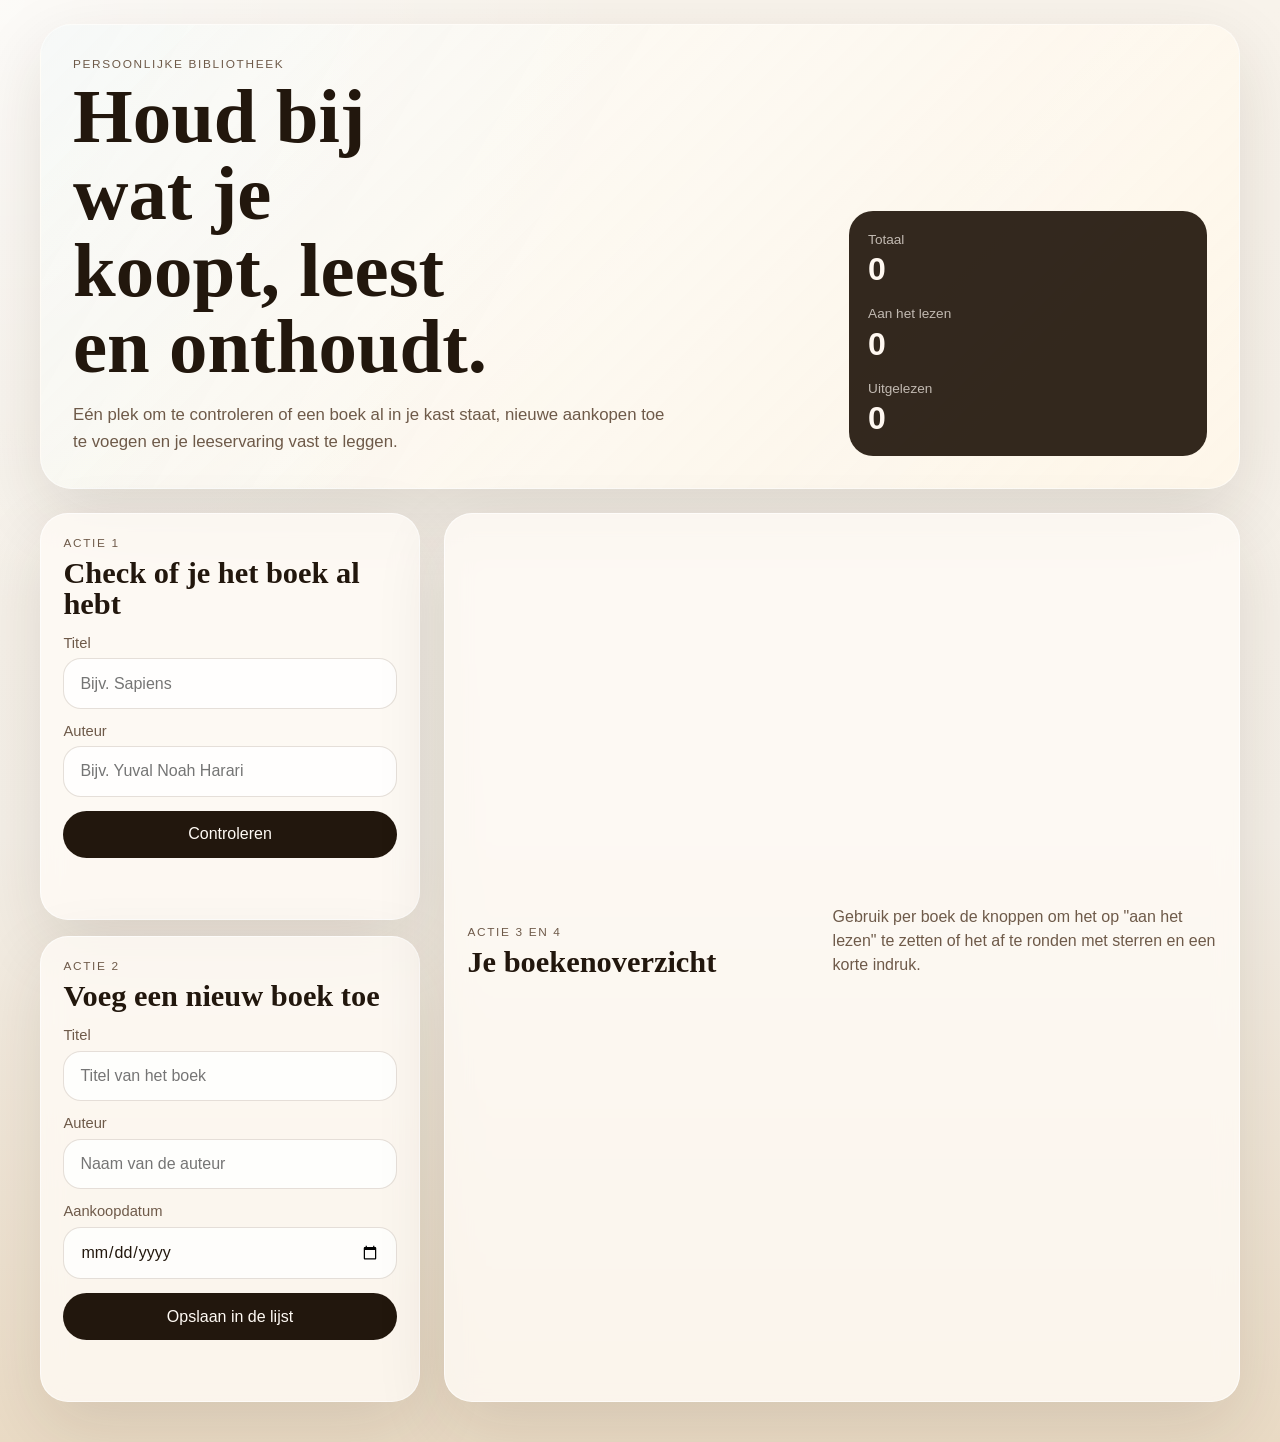
<file: public/index.html>
<!DOCTYPE html>
<html lang="nl">
  <head>
    <meta charset="UTF-8" />
    <meta name="viewport" content="width=device-width, initial-scale=1.0" />
    <title>Boekenregister</title>
    <link rel="stylesheet" href="/styles.css" />
  </head>
  <body>
    <div class="page-shell">
      <header class="hero">
        <div class="hero-copy">
          <p class="eyebrow">Persoonlijke bibliotheek</p>
          <h1>Houd bij wat je koopt, leest en onthoudt.</h1>
          <p class="hero-text">
            Eén plek om te controleren of een boek al in je kast staat, nieuwe
            aankopen toe te voegen en je leeservaring vast te leggen.
          </p>
        </div>
        <div class="hero-stats" id="stats">
          <div>
            <span class="stat-label">Totaal</span>
            <strong id="total-count">0</strong>
          </div>
          <div>
            <span class="stat-label">Aan het lezen</span>
            <strong id="reading-count">0</strong>
          </div>
          <div>
            <span class="stat-label">Uitgelezen</span>
            <strong id="finished-count">0</strong>
          </div>
        </div>
      </header>

      <main class="layout">
        <aside class="workspace">
          <section class="panel">
            <div class="panel-header">
              <p class="kicker">Actie 1</p>
              <h2>Check of je het boek al hebt</h2>
            </div>
            <form id="check-form" class="stack-form">
              <label>
                <span>Titel</span>
                <input type="text" name="title" placeholder="Bijv. Sapiens" required />
              </label>
              <label>
                <span>Auteur</span>
                <input type="text" name="author" placeholder="Bijv. Yuval Noah Harari" required />
              </label>
              <button type="submit">Controleren</button>
            </form>
            <p id="check-result" class="feedback" aria-live="polite"></p>
          </section>

          <section class="panel">
            <div class="panel-header">
              <p class="kicker">Actie 2</p>
              <h2>Voeg een nieuw boek toe</h2>
            </div>
            <form id="add-form" class="stack-form">
              <label>
                <span>Titel</span>
                <input type="text" name="title" placeholder="Titel van het boek" required />
              </label>
              <label>
                <span>Auteur</span>
                <input type="text" name="author" placeholder="Naam van de auteur" required />
              </label>
              <label>
                <span>Aankoopdatum</span>
                <input type="date" name="purchase_date" />
              </label>
              <button type="submit">Opslaan in de lijst</button>
            </form>
            <p id="add-result" class="feedback" aria-live="polite"></p>
          </section>
        </aside>

        <section class="library">
          <div class="library-head">
            <div>
              <p class="eyebrow">Actie 3 en 4</p>
              <h2>Je boekenoverzicht</h2>
            </div>
            <p class="library-note">
              Gebruik per boek de knoppen om het op "aan het lezen" te zetten of
              het af te ronden met sterren en een korte indruk.
            </p>
          </div>
          <div id="book-list" class="book-list"></div>
        </section>
      </main>
    </div>

    <template id="finish-template">
      <form class="finish-form">
        <label>
          <span>Rating</span>
          <select name="rating" required>
            <option value="5">5 sterren</option>
            <option value="4">4 sterren</option>
            <option value="3">3 sterren</option>
            <option value="2">2 sterren</option>
            <option value="1">1 ster</option>
          </select>
        </label>
        <label>
          <span>Korte omschrijving</span>
          <textarea
            name="review"
            rows="3"
            maxlength="280"
            placeholder="Wat vond je van dit boek?"
            required
          ></textarea>
        </label>
        <button type="submit">Opslaan als uitgelezen</button>
      </form>
    </template>

    <script src="/app.js" defer></script>
  </body>
  </html>
</file>
<file: styles.css>
:root {
  --bg: #f4efe7;
  --bg-strong: #efe4d4;
  --surface: rgba(255, 252, 247, 0.78);
  --surface-strong: rgba(255, 248, 238, 0.95);
  --line: rgba(92, 65, 34, 0.16);
  --text: #22170d;
  --muted: #6e5a49;
  --accent: #0f766e;
  --accent-soft: rgba(15, 118, 110, 0.12);
  --danger: #9a3412;
  --shadow: 0 24px 70px rgba(53, 32, 15, 0.12);
}

* {
  box-sizing: border-box;
}

html {
  font-size: 16px;
}

body {
  margin: 0;
  min-height: 100vh;
  font-family: "Trebuchet MS", "Segoe UI", sans-serif;
  color: var(--text);
  background:
    radial-gradient(circle at top left, rgba(255, 255, 255, 0.65), transparent 32%),
    linear-gradient(180deg, #f8f3eb 0%, var(--bg) 58%, #eadbc5 100%);
}

button,
input,
select,
textarea {
  font: inherit;
}

button {
  cursor: pointer;
  border: 0;
  border-radius: 999px;
  background: var(--text);
  color: #fffaf4;
  padding: 0.9rem 1.1rem;
  transition: transform 140ms ease, opacity 140ms ease, background 140ms ease;
}

button:hover {
  transform: translateY(-1px);
  opacity: 0.95;
}

button.secondary {
  background: transparent;
  color: var(--text);
  border: 1px solid var(--line);
}

button.accent {
  background: var(--accent);
}

input,
select,
textarea {
  width: 100%;
  border: 1px solid var(--line);
  border-radius: 18px;
  background: rgba(255, 255, 255, 0.72);
  color: var(--text);
  padding: 0.95rem 1rem;
}

textarea {
  resize: vertical;
}

.page-shell {
  width: min(1200px, calc(100% - 2rem));
  margin: 0 auto;
  padding: 1.5rem 0 2.5rem;
}

.hero {
  display: grid;
  grid-template-columns: 2.1fr 1fr;
  gap: 1.5rem;
  align-items: end;
  padding: 2rem;
  border: 1px solid rgba(255, 255, 255, 0.5);
  border-radius: 32px;
  background:
    linear-gradient(135deg, rgba(255, 255, 255, 0.62), rgba(255, 247, 233, 0.85)),
    linear-gradient(120deg, rgba(15, 118, 110, 0.08), transparent 45%);
  box-shadow: var(--shadow);
}

.eyebrow,
.kicker {
  margin: 0 0 0.5rem;
  text-transform: uppercase;
  letter-spacing: 0.14em;
  font-size: 0.74rem;
  color: var(--muted);
}

.hero h1,
.panel-header h2,
.library-head h2 {
  margin: 0;
  font-family: "Palatino Linotype", "Book Antiqua", serif;
  font-weight: 700;
  line-height: 1;
}

.hero h1 {
  max-width: 11ch;
  font-size: clamp(2.8rem, 6vw, 5.5rem);
}

.hero-text {
  max-width: 38rem;
  margin: 1rem 0 0;
  color: var(--muted);
  font-size: 1.05rem;
  line-height: 1.6;
}

.hero-stats {
  display: grid;
  gap: 1rem;
  padding: 1.2rem;
  border-radius: 24px;
  background: rgba(34, 23, 13, 0.92);
  color: #fff8f1;
}

.hero-stats strong {
  display: block;
  font-size: 2rem;
  margin-top: 0.2rem;
}

.stat-label {
  color: rgba(255, 248, 241, 0.7);
  font-size: 0.85rem;
}

.layout {
  display: grid;
  grid-template-columns: minmax(320px, 380px) minmax(0, 1fr);
  gap: 1.5rem;
  margin-top: 1.5rem;
}

.workspace,
.library {
  display: grid;
  gap: 1rem;
}

.panel,
.library {
  padding: 1.4rem;
  border-radius: 28px;
  background: var(--surface);
  border: 1px solid rgba(255, 255, 255, 0.62);
  box-shadow: var(--shadow);
  backdrop-filter: blur(12px);
}

.panel-header {
  margin-bottom: 1rem;
}

.panel-header h2,
.library-head h2 {
  font-size: 1.9rem;
}

.stack-form {
  display: grid;
  gap: 0.9rem;
}

.stack-form label,
.finish-form label {
  display: grid;
  gap: 0.45rem;
}

.stack-form span,
.finish-form span {
  font-size: 0.92rem;
  color: var(--muted);
}

.feedback {
  min-height: 1.5rem;
  margin: 0.9rem 0 0;
  color: var(--muted);
}

.feedback.success {
  color: var(--accent);
}

.feedback.error {
  color: var(--danger);
}

.candidate-list {
  display: grid;
  gap: 0.8rem;
  margin-top: 0.9rem;
}

.candidate-list:empty,
.hidden {
  display: none;
}

.candidate-card {
  display: grid;
  gap: 0.45rem;
  padding: 1rem;
  border-radius: 20px;
  background: rgba(255, 255, 255, 0.62);
  border: 1px solid var(--line);
}

.candidate-topline {
  display: flex;
  justify-content: space-between;
  gap: 0.8rem;
  align-items: start;
}

.candidate-title {
  margin: 0;
  font-size: 1rem;
}

.candidate-meta,
.candidate-note {
  margin: 0;
  color: var(--muted);
  font-size: 0.93rem;
  line-height: 1.45;
}

.candidate-badge {
  display: inline-flex;
  white-space: nowrap;
  border-radius: 999px;
  padding: 0.35rem 0.7rem;
  background: var(--accent-soft);
  color: var(--accent);
  font-size: 0.82rem;
}

.candidate-badge.exact {
  background: rgba(15, 118, 110, 0.18);
  font-weight: 700;
}

.panel .secondary.hidden {
  display: none;
}

.library-head {
  display: flex;
  justify-content: space-between;
  gap: 1rem;
  align-items: end;
  margin-bottom: 1rem;
}

.library-note {
  max-width: 24rem;
  margin: 0;
  color: var(--muted);
  line-height: 1.5;
}

.book-list {
  display: grid;
  gap: 1rem;
}

.book-item {
  display: grid;
  gap: 1rem;
  padding: 1.1rem 0 0;
  border-top: 1px solid var(--line);
  animation: rise-in 320ms ease;
}

.book-item:first-child {
  border-top: 0;
  padding-top: 0;
}

.book-meta {
  display: flex;
  justify-content: space-between;
  gap: 1rem;
  align-items: start;
}

.book-title {
  margin: 0;
  font-size: 1.25rem;
}

.book-author,
.book-detail,
.empty-state {
  margin: 0.25rem 0 0;
  color: var(--muted);
}

.book-status {
  display: inline-flex;
  align-items: center;
  gap: 0.45rem;
  padding: 0.45rem 0.8rem;
  border-radius: 999px;
  background: var(--bg-strong);
  color: var(--text);
  white-space: nowrap;
}

.book-status.reading {
  background: rgba(15, 118, 110, 0.14);
  color: var(--accent);
}

.book-status.finished {
  background: rgba(34, 23, 13, 0.12);
}

.book-actions {
  display: flex;
  flex-wrap: wrap;
  gap: 0.8rem;
}

.finish-form {
  display: grid;
  gap: 0.8rem;
  padding: 1rem;
  border-radius: 20px;
  background: var(--surface-strong);
  border: 1px solid var(--line);
}

.review-block {
  padding: 1rem 1.1rem;
  border-radius: 22px;
  background: rgba(255, 255, 255, 0.6);
  border: 1px solid rgba(92, 65, 34, 0.08);
}

.stars {
  letter-spacing: 0.08em;
  font-size: 1.05rem;
}

.empty-state {
  padding: 1rem 0;
}

@keyframes rise-in {
  from {
    opacity: 0;
    transform: translateY(10px);
  }
  to {
    opacity: 1;
    transform: translateY(0);
  }
}

@media (max-width: 920px) {
  .hero,
  .layout,
  .library-head,
  .book-meta {
    grid-template-columns: 1fr;
    display: grid;
  }

  .hero-stats {
    grid-template-columns: repeat(3, minmax(0, 1fr));
  }

  .library-head,
  .book-meta {
    gap: 0.8rem;
  }
}

@media (max-width: 640px) {
  .page-shell {
    width: min(100% - 1rem, 100%);
    padding-top: 0.5rem;
  }

  .hero,
  .panel,
  .library {
    border-radius: 24px;
    padding: 1.1rem;
  }

  .hero-stats {
    grid-template-columns: 1fr;
  }

  .hero h1 {
    font-size: 2.7rem;
  }
}
</file>
